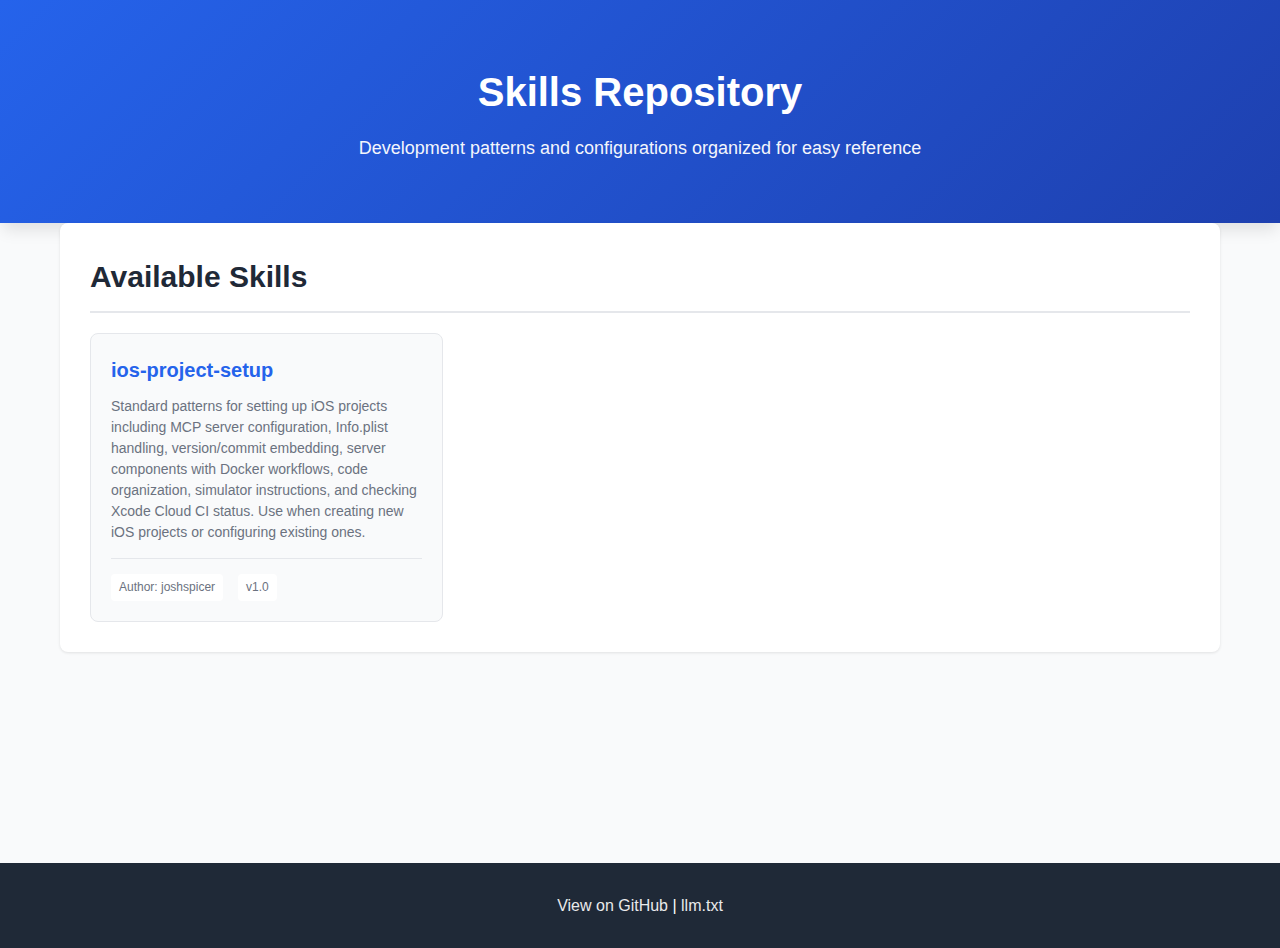
<file: docs/index.html>
<!DOCTYPE html>
<html lang="en">
<head>
    <meta charset="UTF-8">
    <meta name="viewport" content="width=device-width, initial-scale=1.0">
    <title>Skills Repository</title>
    <link rel="stylesheet" href="styles.css">
    <meta name="description" content="A collection of development skills and patterns organized for both humans and LLMs">
</head>
<body>
    <header>
        <div class="container">
            <h1>Skills Repository</h1>
            <p class="subtitle">Development patterns and configurations organized for easy reference</p>
        </div>
    </header>

    <main class="container">
        <section id="skills-list">
            <h2>Available Skills</h2>
            <div class="skills-grid">
                
        <div class="skill-card" onclick="location.href='ios-project-setup.html'">
            <h3>ios-project-setup</h3>
            <p>Standard patterns for setting up iOS projects including MCP server configuration, Info.plist handling, version/commit embedding, server components with Docker workflows, code organization, simulator instructions, and checking Xcode Cloud CI status. Use when creating new iOS projects or configuring existing ones.</p>
            <div class="skill-meta"><span>Author: joshspicer</span><span>v1.0</span></div>
        </div>
        
            </div>
        </section>
    </main>

    <footer>
        <div class="container">
            <p>
                <a href="https://github.com/joshspicer/skills" target="_blank" rel="noopener">View on GitHub</a>
                |
                <a href="llm.txt">llm.txt</a>
            </p>
        </div>
    </footer>
</body>
</html>
</file>
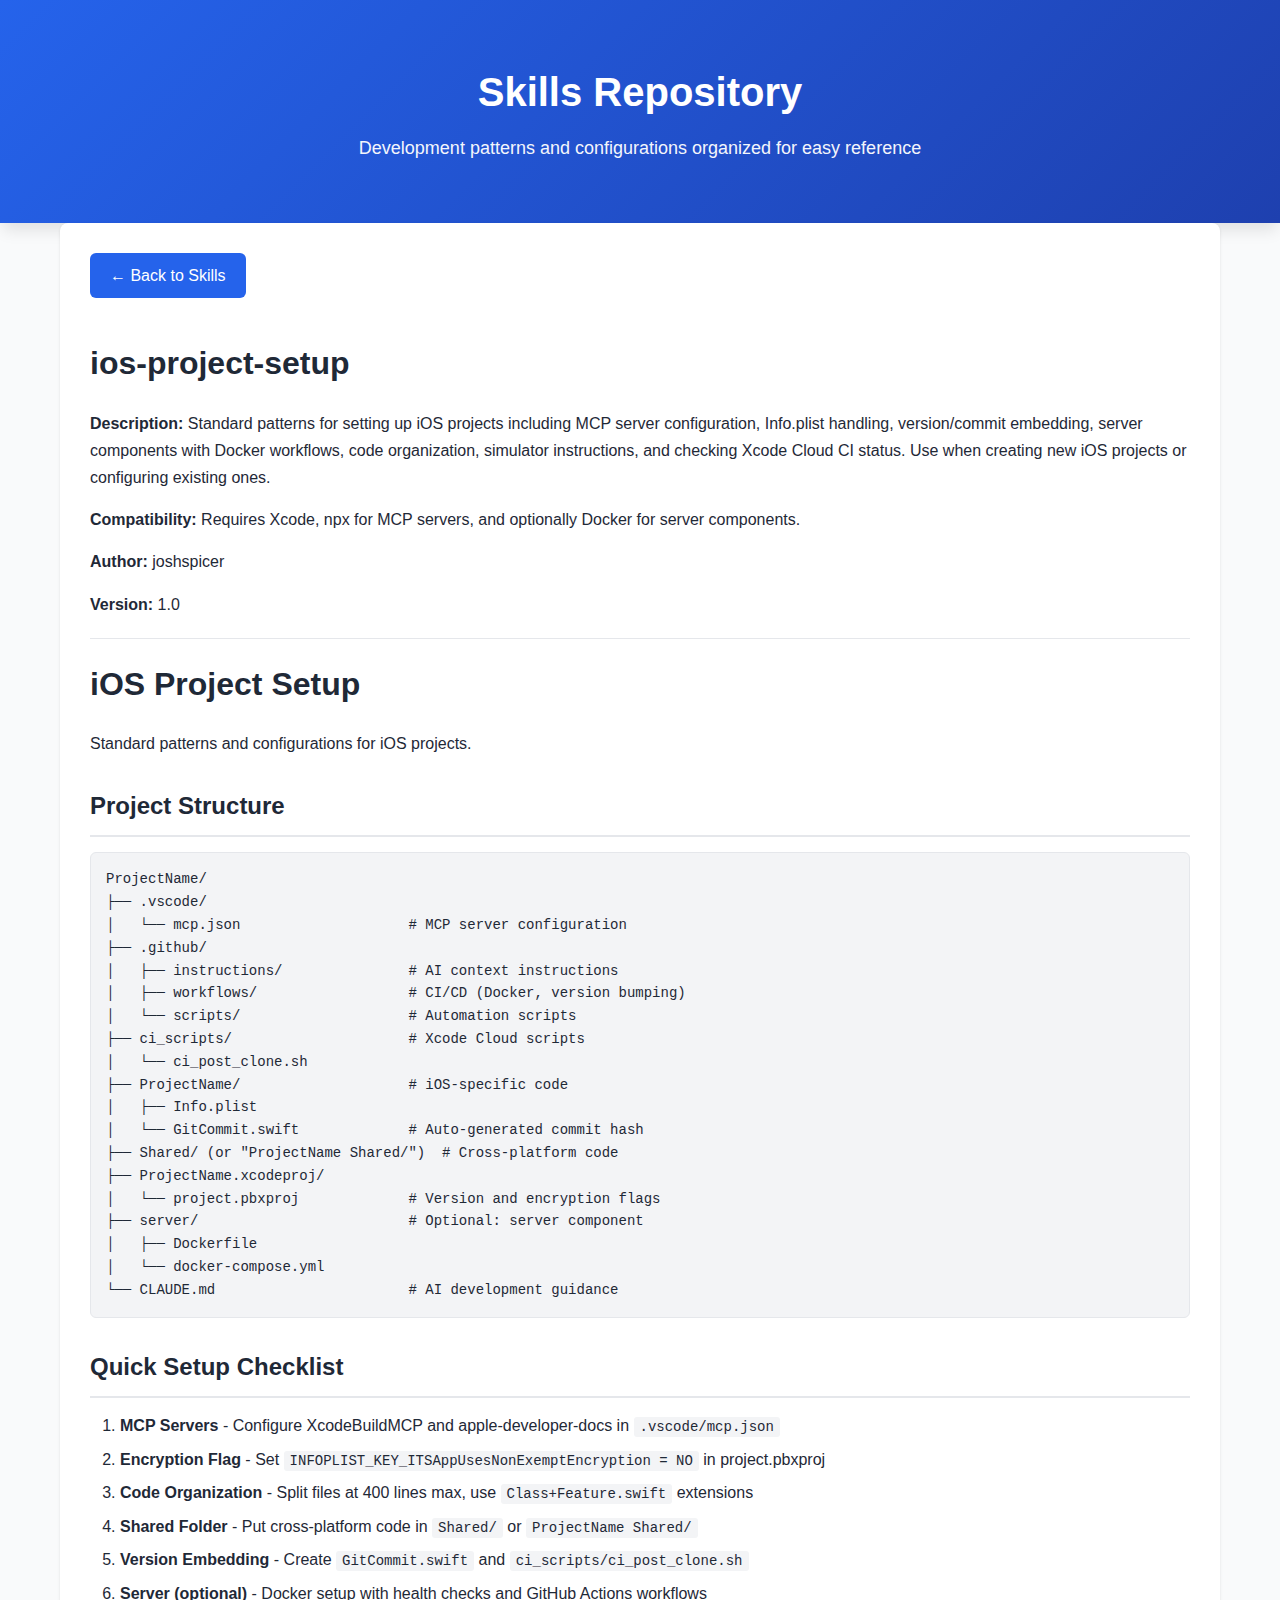
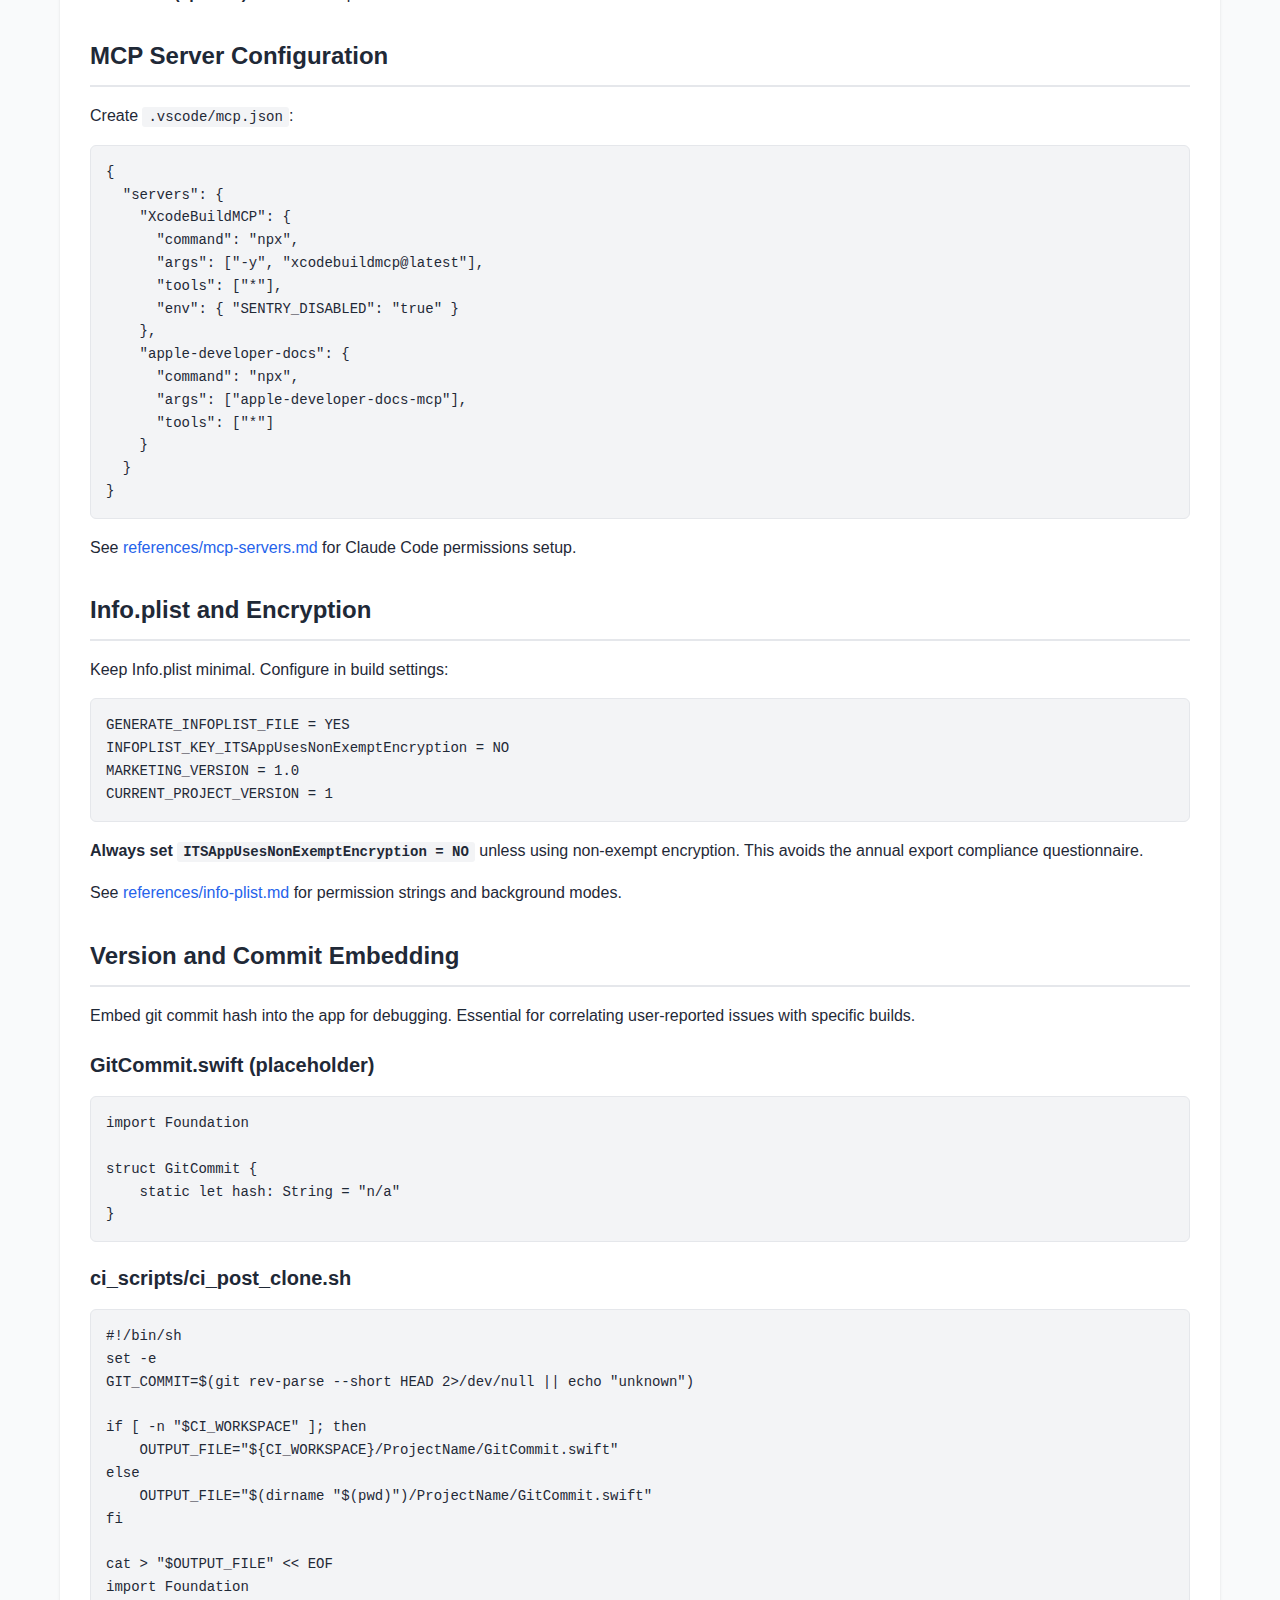
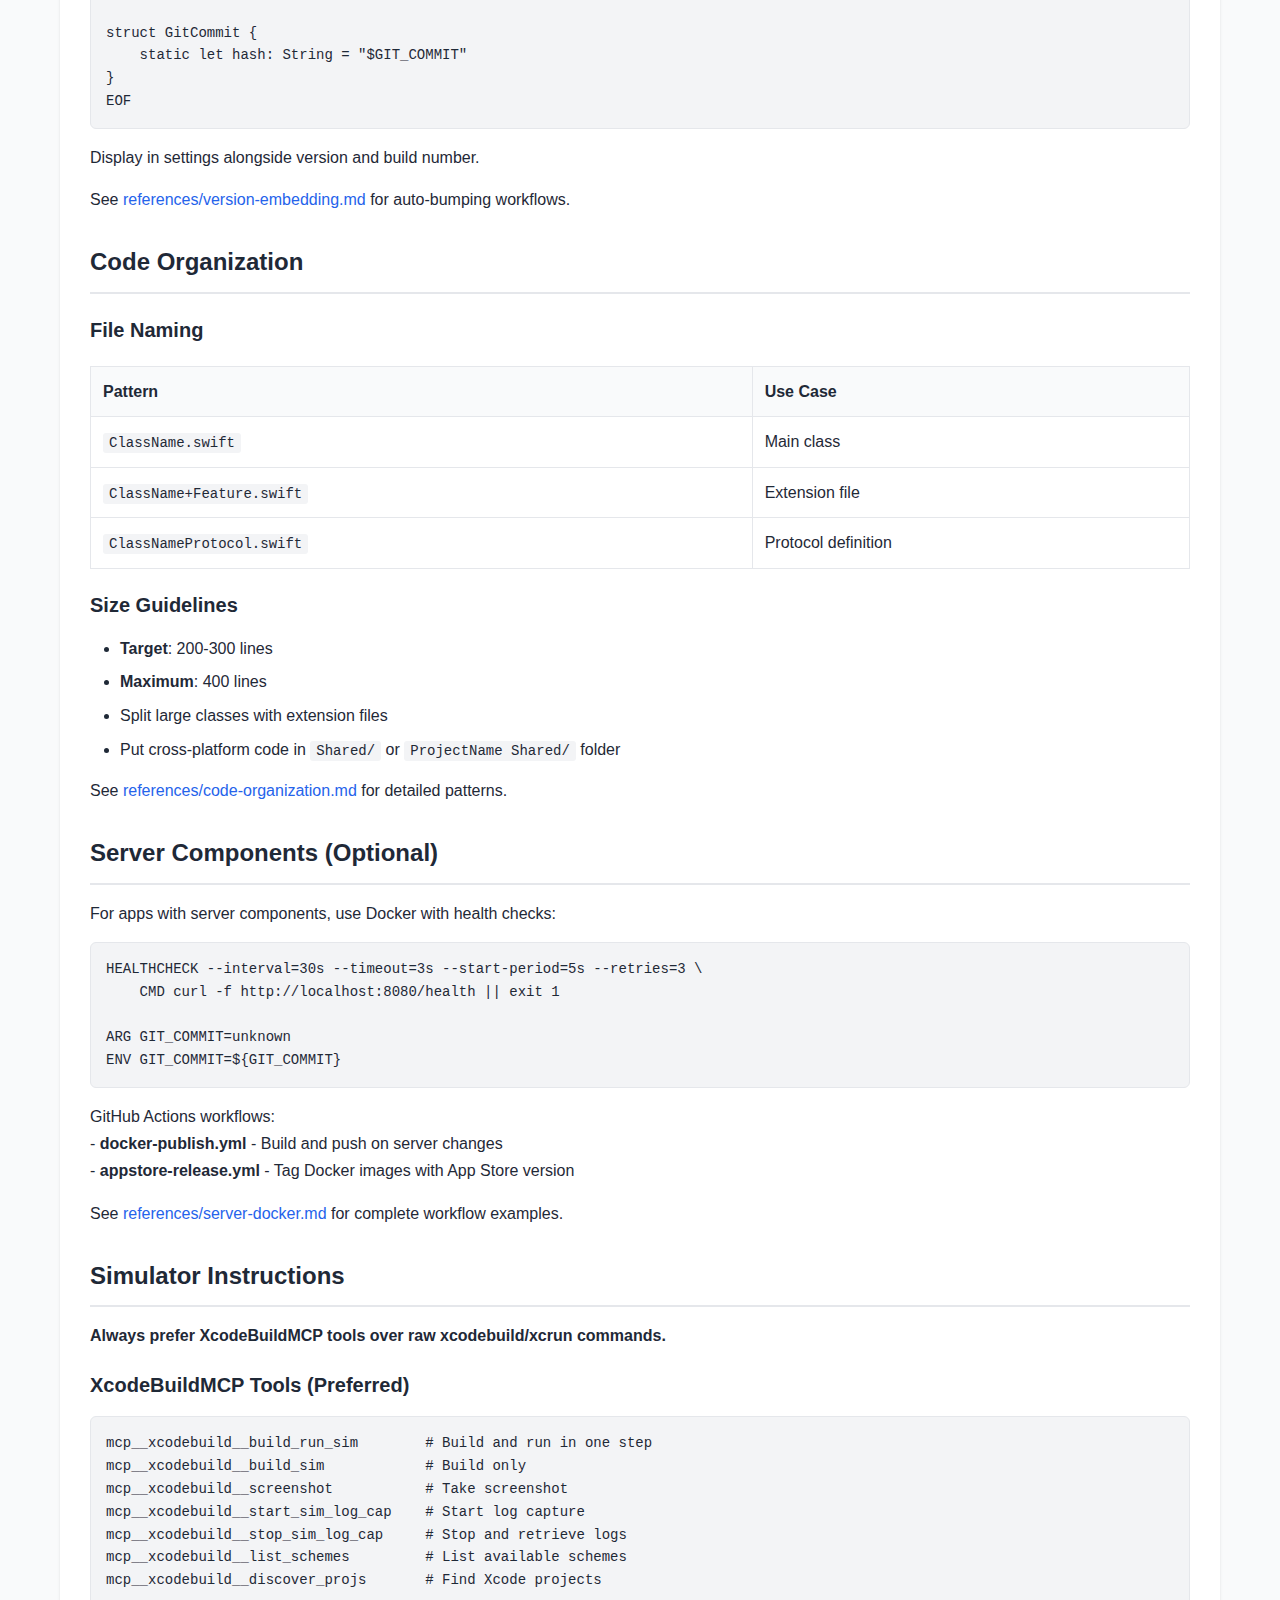
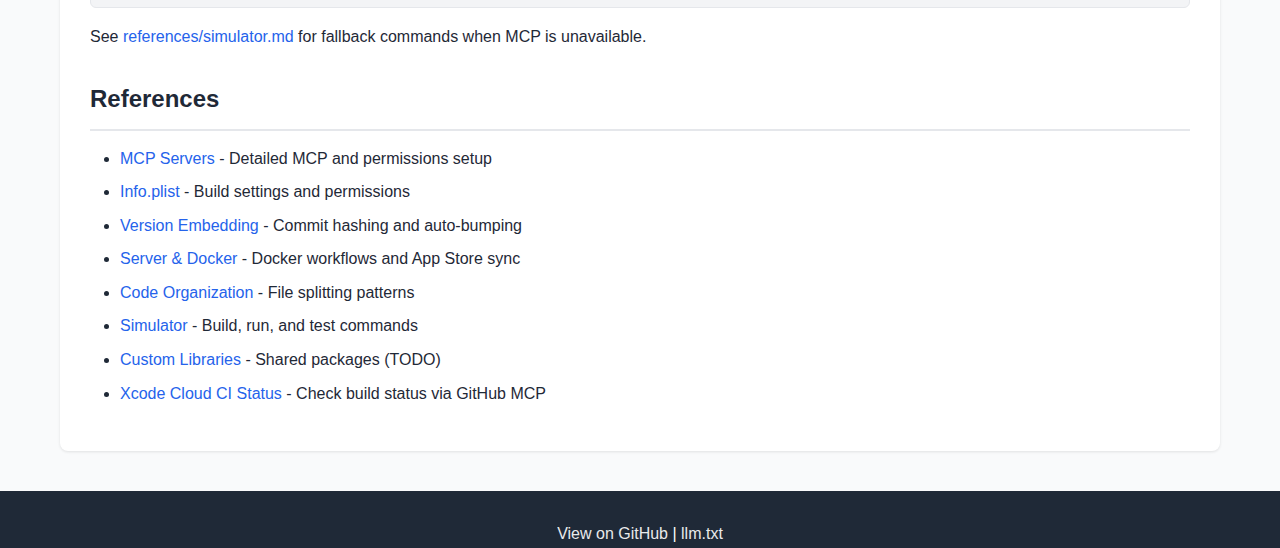
<file: docs/ios-project-setup.html>
<!DOCTYPE html>
<html lang="en">
<head>
    <meta charset="UTF-8">
    <meta name="viewport" content="width=device-width, initial-scale=1.0">
    <title>ios-project-setup - Skills Repository</title>
    <link rel="stylesheet" href="styles.css">
    <meta name="description" content="Standard patterns for setting up iOS projects including MCP server configuration, Info.plist handling, version/commit embedding, server components with Docker workflows, code organization, simulator instructions, and checking Xcode Cloud CI status. Use when creating new iOS projects or configuring existing ones.">
</head>
<body>
    <header>
        <div class="container">
            <h1>Skills Repository</h1>
            <p class="subtitle">Development patterns and configurations organized for easy reference</p>
        </div>
    </header>

    <main class="container">
        <section>
            <a href="index.html" class="btn-back">&larr; Back to Skills</a>

            <div id="skill-content">
                <h1>ios-project-setup</h1>
                <p><strong>Description:</strong> Standard patterns for setting up iOS projects including MCP server configuration, Info.plist handling, version/commit embedding, server components with Docker workflows, code organization, simulator instructions, and checking Xcode Cloud CI status. Use when creating new iOS projects or configuring existing ones.</p>
                <p><strong>Compatibility:</strong> Requires Xcode, npx for MCP servers, and optionally Docker for server components.</p><p><strong>Author:</strong> joshspicer</p><p><strong>Version:</strong> 1.0</p>
                <hr style="margin: 20px 0; border: none; border-top: 1px solid var(--border-color);">
                <h1>iOS Project Setup</h1>
<p>Standard patterns and configurations for iOS projects.</p>
<h2>Project Structure</h2>
<pre><code>ProjectName/
├── .vscode/
│   └── mcp.json                    # MCP server configuration
├── .github/
│   ├── instructions/               # AI context instructions
│   ├── workflows/                  # CI/CD (Docker, version bumping)
│   └── scripts/                    # Automation scripts
├── ci_scripts/                     # Xcode Cloud scripts
│   └── ci_post_clone.sh
├── ProjectName/                    # iOS-specific code
│   ├── Info.plist
│   └── GitCommit.swift             # Auto-generated commit hash
├── Shared/ (or &quot;ProjectName Shared/&quot;)  # Cross-platform code
├── ProjectName.xcodeproj/
│   └── project.pbxproj             # Version and encryption flags
├── server/                         # Optional: server component
│   ├── Dockerfile
│   └── docker-compose.yml
└── CLAUDE.md                       # AI development guidance
</code></pre>
<h2>Quick Setup Checklist</h2>
<ol>
<li><strong>MCP Servers</strong> - Configure XcodeBuildMCP and apple-developer-docs in <code>.vscode/mcp.json</code></li>
<li><strong>Encryption Flag</strong> - Set <code>INFOPLIST_KEY_ITSAppUsesNonExemptEncryption = NO</code> in project.pbxproj</li>
<li><strong>Code Organization</strong> - Split files at 400 lines max, use <code>Class+Feature.swift</code> extensions</li>
<li><strong>Shared Folder</strong> - Put cross-platform code in <code>Shared/</code> or <code>ProjectName Shared/</code></li>
<li><strong>Version Embedding</strong> - Create <code>GitCommit.swift</code> and <code>ci_scripts/ci_post_clone.sh</code></li>
<li><strong>Server (optional)</strong> - Docker setup with health checks and GitHub Actions workflows</li>
</ol>
<h2>MCP Server Configuration</h2>
<p>Create <code>.vscode/mcp.json</code>:</p>
<pre><code class="language-json">{
  &quot;servers&quot;: {
    &quot;XcodeBuildMCP&quot;: {
      &quot;command&quot;: &quot;npx&quot;,
      &quot;args&quot;: [&quot;-y&quot;, &quot;xcodebuildmcp@latest&quot;],
      &quot;tools&quot;: [&quot;*&quot;],
      &quot;env&quot;: { &quot;SENTRY_DISABLED&quot;: &quot;true&quot; }
    },
    &quot;apple-developer-docs&quot;: {
      &quot;command&quot;: &quot;npx&quot;,
      &quot;args&quot;: [&quot;apple-developer-docs-mcp&quot;],
      &quot;tools&quot;: [&quot;*&quot;]
    }
  }
}
</code></pre>
<p>See <a href="references/mcp-servers.md">references/mcp-servers.md</a> for Claude Code permissions setup.</p>
<h2>Info.plist and Encryption</h2>
<p>Keep Info.plist minimal. Configure in build settings:</p>
<pre><code>GENERATE_INFOPLIST_FILE = YES
INFOPLIST_KEY_ITSAppUsesNonExemptEncryption = NO
MARKETING_VERSION = 1.0
CURRENT_PROJECT_VERSION = 1
</code></pre>
<p><strong>Always set <code>ITSAppUsesNonExemptEncryption = NO</code></strong> unless using non-exempt encryption. This avoids the annual export compliance questionnaire.</p>
<p>See <a href="references/info-plist.md">references/info-plist.md</a> for permission strings and background modes.</p>
<h2>Version and Commit Embedding</h2>
<p>Embed git commit hash into the app for debugging. Essential for correlating user-reported issues with specific builds.</p>
<h3>GitCommit.swift (placeholder)</h3>
<pre><code class="language-swift">import Foundation

struct GitCommit {
    static let hash: String = &quot;n/a&quot;
}
</code></pre>
<h3>ci_scripts/ci_post_clone.sh</h3>
<pre><code class="language-bash">#!/bin/sh
set -e
GIT_COMMIT=$(git rev-parse --short HEAD 2&gt;/dev/null || echo &quot;unknown&quot;)

if [ -n &quot;$CI_WORKSPACE&quot; ]; then
    OUTPUT_FILE=&quot;${CI_WORKSPACE}/ProjectName/GitCommit.swift&quot;
else
    OUTPUT_FILE=&quot;$(dirname &quot;$(pwd)&quot;)/ProjectName/GitCommit.swift&quot;
fi

cat &gt; &quot;$OUTPUT_FILE&quot; &lt;&lt; EOF
import Foundation

struct GitCommit {
    static let hash: String = &quot;$GIT_COMMIT&quot;
}
EOF
</code></pre>
<p>Display in settings alongside version and build number.</p>
<p>See <a href="references/version-embedding.md">references/version-embedding.md</a> for auto-bumping workflows.</p>
<h2>Code Organization</h2>
<h3>File Naming</h3>
<table>
<thead>
<tr>
<th>Pattern</th>
<th>Use Case</th>
</tr>
</thead>
<tbody>
<tr>
<td><code>ClassName.swift</code></td>
<td>Main class</td>
</tr>
<tr>
<td><code>ClassName+Feature.swift</code></td>
<td>Extension file</td>
</tr>
<tr>
<td><code>ClassNameProtocol.swift</code></td>
<td>Protocol definition</td>
</tr>
</tbody>
</table>
<h3>Size Guidelines</h3>
<ul>
<li><strong>Target</strong>: 200-300 lines</li>
<li><strong>Maximum</strong>: 400 lines</li>
<li>Split large classes with extension files</li>
<li>Put cross-platform code in <code>Shared/</code> or <code>ProjectName Shared/</code> folder</li>
</ul>
<p>See <a href="references/code-organization.md">references/code-organization.md</a> for detailed patterns.</p>
<h2>Server Components (Optional)</h2>
<p>For apps with server components, use Docker with health checks:</p>
<pre><code class="language-dockerfile">HEALTHCHECK --interval=30s --timeout=3s --start-period=5s --retries=3 \
    CMD curl -f http://localhost:8080/health || exit 1

ARG GIT_COMMIT=unknown
ENV GIT_COMMIT=${GIT_COMMIT}
</code></pre>
<p>GitHub Actions workflows:<br />
- <strong>docker-publish.yml</strong> - Build and push on server changes<br />
- <strong>appstore-release.yml</strong> - Tag Docker images with App Store version</p>
<p>See <a href="references/server-docker.md">references/server-docker.md</a> for complete workflow examples.</p>
<h2>Simulator Instructions</h2>
<p><strong>Always prefer XcodeBuildMCP tools over raw xcodebuild/xcrun commands.</strong></p>
<h3>XcodeBuildMCP Tools (Preferred)</h3>
<pre><code>mcp__xcodebuild__build_run_sim        # Build and run in one step
mcp__xcodebuild__build_sim            # Build only
mcp__xcodebuild__screenshot           # Take screenshot
mcp__xcodebuild__start_sim_log_cap    # Start log capture
mcp__xcodebuild__stop_sim_log_cap     # Stop and retrieve logs
mcp__xcodebuild__list_schemes         # List available schemes
mcp__xcodebuild__discover_projs       # Find Xcode projects
</code></pre>
<p>See <a href="references/simulator.md">references/simulator.md</a> for fallback commands when MCP is unavailable.</p>
<h2>References</h2>
<ul>
<li><a href="references/mcp-servers.md">MCP Servers</a> - Detailed MCP and permissions setup</li>
<li><a href="references/info-plist.md">Info.plist</a> - Build settings and permissions</li>
<li><a href="references/version-embedding.md">Version Embedding</a> - Commit hashing and auto-bumping</li>
<li><a href="references/server-docker.md">Server &amp; Docker</a> - Docker workflows and App Store sync</li>
<li><a href="references/code-organization.md">Code Organization</a> - File splitting patterns</li>
<li><a href="references/simulator.md">Simulator</a> - Build, run, and test commands</li>
<li><a href="references/custom-libraries.md">Custom Libraries</a> - Shared packages (TODO)</li>
<li><a href="references/xcode-cloud-ci-status.md">Xcode Cloud CI Status</a> - Check build status via GitHub MCP</li>
</ul>
            </div>
        </section>
    </main>

    <footer>
        <div class="container">
            <p>
                <a href="https://github.com/joshspicer/skills" target="_blank" rel="noopener">View on GitHub</a>
                |
                <a href="llm.txt">llm.txt</a>
            </p>
        </div>
    </footer>
</body>
</html>
</file>
<file: docs/styles.css>
* {
    margin: 0;
    padding: 0;
    box-sizing: border-box;
}

:root {
    --primary-color: #2563eb;
    --secondary-color: #1e40af;
    --text-color: #1f2937;
    --text-light: #6b7280;
    --bg-color: #ffffff;
    --bg-secondary: #f9fafb;
    --border-color: #e5e7eb;
    --code-bg: #f3f4f6;
    --shadow: 0 1px 3px rgba(0, 0, 0, 0.1);
    --shadow-lg: 0 10px 15px -3px rgba(0, 0, 0, 0.1);
}

body {
    font-family: -apple-system, BlinkMacSystemFont, 'Segoe UI', 'Roboto', 'Oxygen', 'Ubuntu', 'Cantarell', sans-serif;
    line-height: 1.6;
    color: var(--text-color);
    background-color: var(--bg-secondary);
}

.container {
    max-width: 1200px;
    margin: 0 auto;
    padding: 0 20px;
}

header {
    background: linear-gradient(135deg, var(--primary-color) 0%, var(--secondary-color) 100%);
    color: white;
    padding: 60px 20px;
    text-align: center;
    box-shadow: var(--shadow-lg);
}

header h1 {
    font-size: 2.5rem;
    margin-bottom: 10px;
    font-weight: 700;
}

.subtitle {
    font-size: 1.125rem;
    opacity: 0.95;
}

main {
    padding: 40px 20px;
    min-height: calc(100vh - 300px);
}

section {
    background: var(--bg-color);
    border-radius: 8px;
    padding: 30px;
    box-shadow: var(--shadow);
}

h2 {
    font-size: 1.875rem;
    margin-bottom: 20px;
    color: var(--text-color);
    border-bottom: 2px solid var(--border-color);
    padding-bottom: 10px;
}

.skills-grid {
    display: grid;
    grid-template-columns: repeat(auto-fill, minmax(300px, 1fr));
    gap: 20px;
    margin-top: 20px;
}

.skill-card {
    background: var(--bg-secondary);
    border: 1px solid var(--border-color);
    border-radius: 8px;
    padding: 20px;
    cursor: pointer;
    transition: all 0.3s ease;
    text-decoration: none;
    color: inherit;
    display: block;
}

.skill-card:hover {
    transform: translateY(-2px);
    box-shadow: var(--shadow-lg);
    border-color: var(--primary-color);
}

.skill-card h3 {
    font-size: 1.25rem;
    margin-bottom: 10px;
    color: var(--primary-color);
}

.skill-card p {
    color: var(--text-light);
    font-size: 0.875rem;
    line-height: 1.5;
}

.skill-meta {
    margin-top: 15px;
    padding-top: 15px;
    border-top: 1px solid var(--border-color);
    display: flex;
    gap: 15px;
    flex-wrap: wrap;
}

.skill-meta span {
    font-size: 0.75rem;
    color: var(--text-light);
    background: var(--bg-color);
    padding: 4px 8px;
    border-radius: 4px;
}

.hidden {
    display: none;
}

.btn-back {
    background: var(--primary-color);
    color: white;
    border: none;
    padding: 10px 20px;
    border-radius: 6px;
    cursor: pointer;
    font-size: 1rem;
    margin-bottom: 20px;
    transition: background 0.3s ease;
    text-decoration: none;
    display: inline-block;
}

.btn-back:hover {
    background: var(--secondary-color);
}

#skill-content {
    margin-top: 20px;
}

#skill-content h1 {
    font-size: 2rem;
    margin-bottom: 20px;
    color: var(--text-color);
}

#skill-content h2 {
    font-size: 1.5rem;
    margin-top: 30px;
    margin-bottom: 15px;
}

#skill-content h3 {
    font-size: 1.25rem;
    margin-top: 20px;
    margin-bottom: 10px;
}

#skill-content p {
    margin-bottom: 15px;
    line-height: 1.7;
}

#skill-content ul,
#skill-content ol {
    margin: 15px 0 15px 30px;
}

#skill-content li {
    margin-bottom: 8px;
}

#skill-content code {
    background: var(--code-bg);
    padding: 2px 6px;
    border-radius: 3px;
    font-family: 'Monaco', 'Menlo', 'Courier New', monospace;
    font-size: 0.875em;
}

#skill-content pre {
    background: var(--code-bg);
    padding: 15px;
    border-radius: 6px;
    overflow-x: auto;
    margin: 15px 0;
    border: 1px solid var(--border-color);
}

#skill-content pre code {
    background: none;
    padding: 0;
}

#skill-content table {
    width: 100%;
    border-collapse: collapse;
    margin: 20px 0;
}

#skill-content th,
#skill-content td {
    padding: 12px;
    text-align: left;
    border: 1px solid var(--border-color);
}

#skill-content th {
    background: var(--bg-secondary);
    font-weight: 600;
}

#skill-content a {
    color: var(--primary-color);
    text-decoration: none;
}

#skill-content a:hover {
    text-decoration: underline;
}


.error {
    background: #fee;
    border: 1px solid #fcc;
    color: #c33;
    padding: 20px;
    border-radius: 6px;
    margin: 20px 0;
}

footer {
    background: var(--text-color);
    color: white;
    text-align: center;
    padding: 30px 20px;
    margin-top: 40px;
}

footer a {
    color: white;
    text-decoration: none;
    opacity: 0.9;
}

footer a:hover {
    opacity: 1;
    text-decoration: underline;
}

@media (max-width: 768px) {
    header h1 {
        font-size: 2rem;
    }

    .skills-grid {
        grid-template-columns: 1fr;
    }

    main {
        padding: 20px 10px;
    }

    section {
        padding: 20px;
    }
}
</file>
